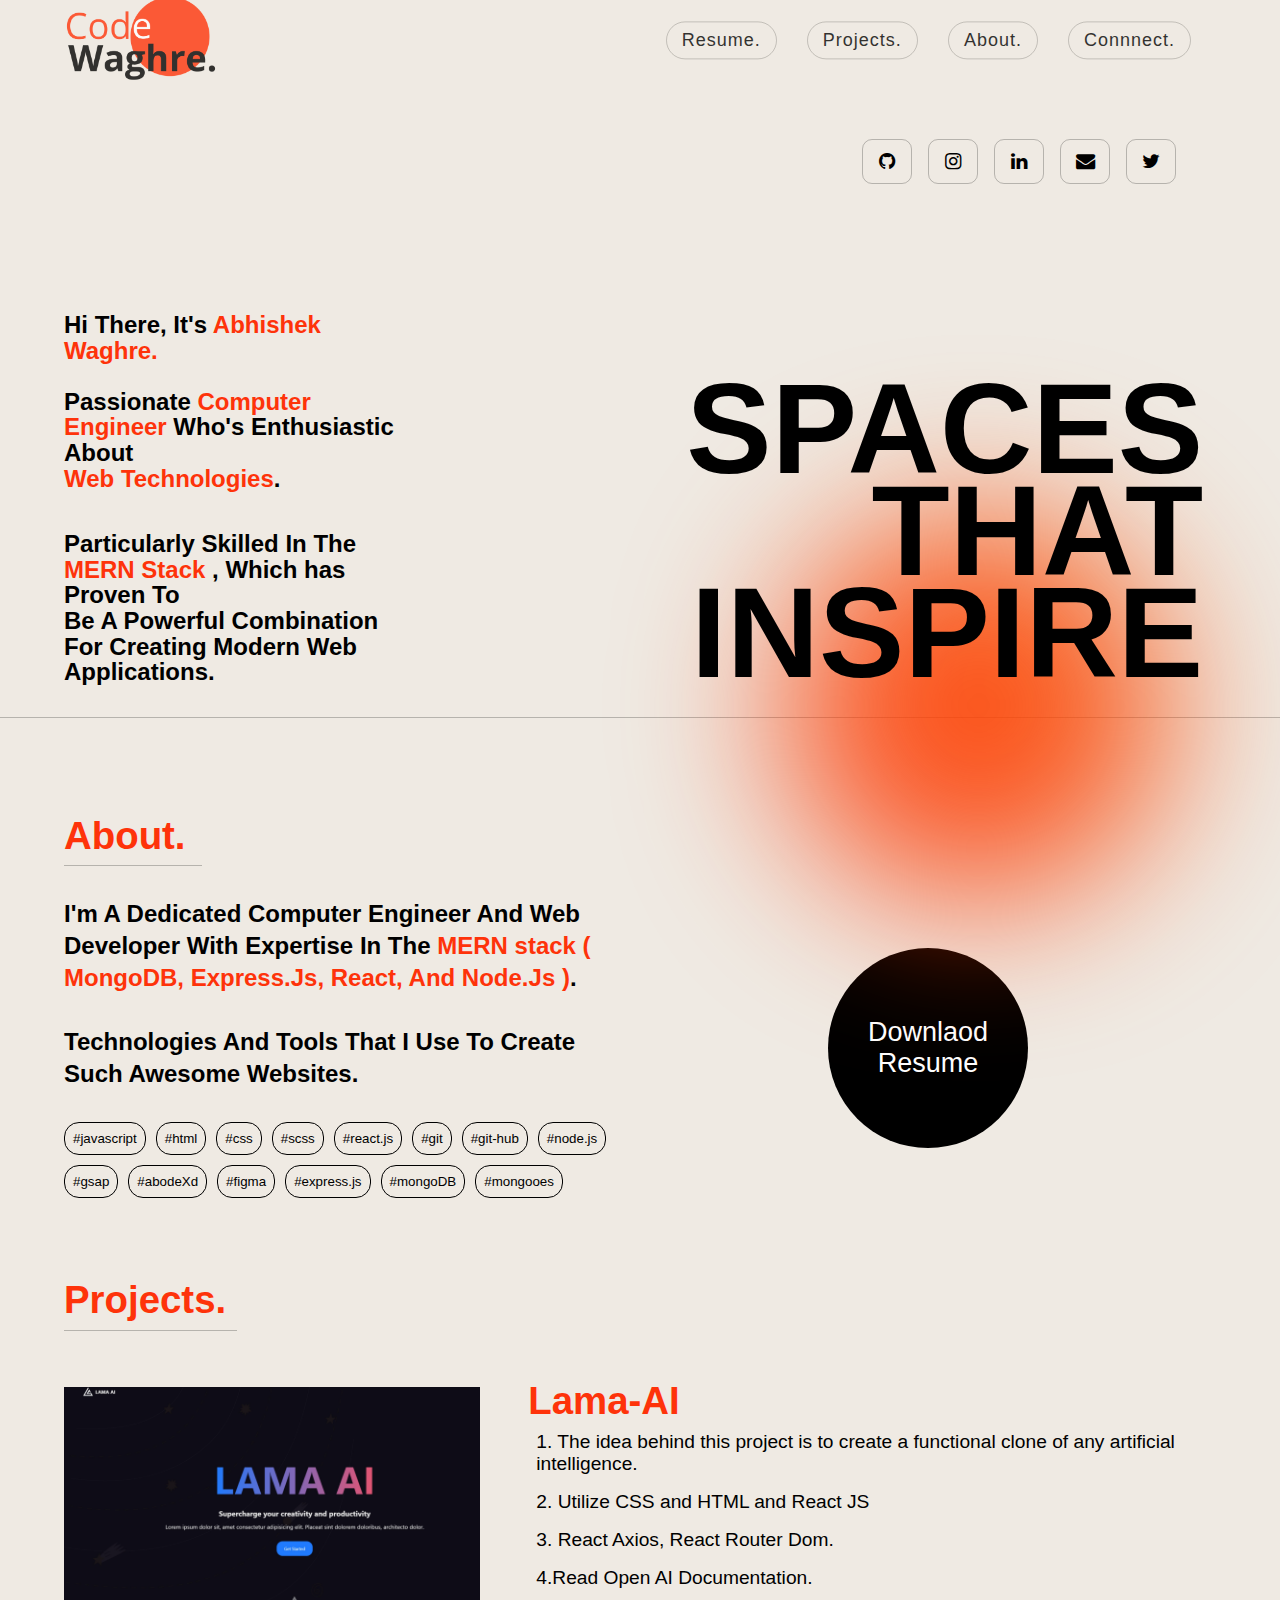
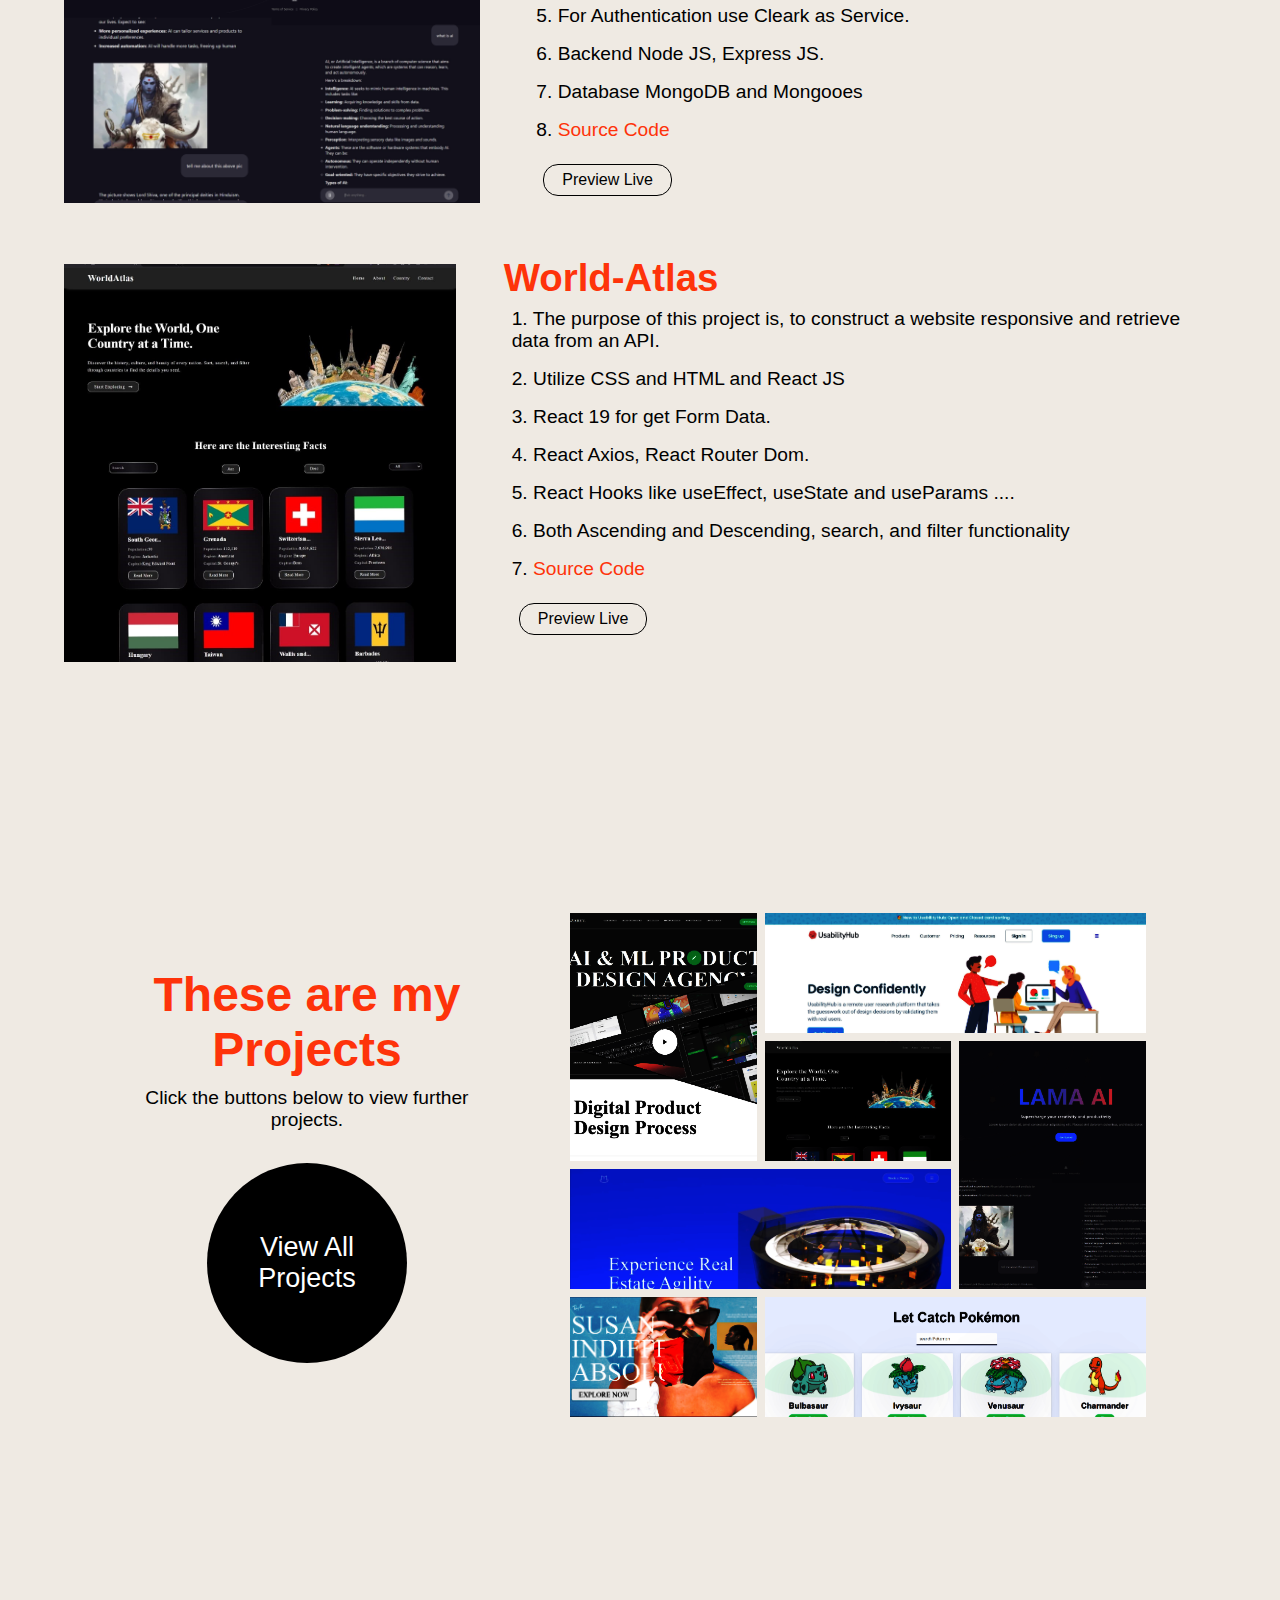
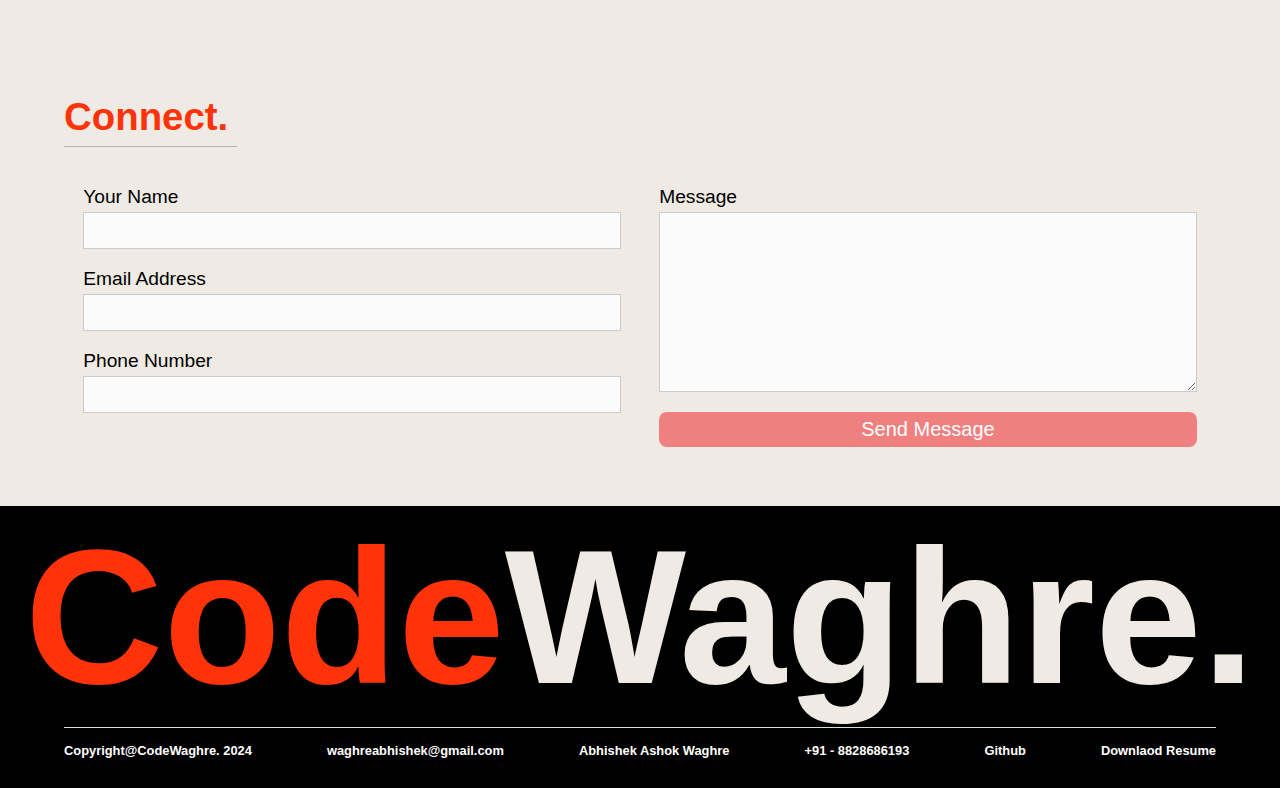
<file: index.html>
<!DOCTYPE html>
<!-- Created By CodingNepal -->
<html lang="en" dir="ltr">

<head>
    <meta charset="utf-8">
    <link rel="shortcut icon" href="./assets/icon.png" type="image/x-icon">
    <title>CodeWaghre.</title>
    <link rel="stylesheet" href="./css/style.css">
    <link rel="stylesheet" href="./css/grid.css">
    <link rel="stylesheet" href="./css/connect.css">
    <link rel="stylesheet" href="https://cdnjs.cloudflare.com/ajax/libs/font-awesome/4.7.0/css/font-awesome.min.css">
    <meta name="viewport" content="width=device-width, initial-scale=1.0">
</head>

<body>
    <div class="main">
        <!-- Nav Bar -->
        <div class="container">
            <nav class="nav-i">
                <!-- lgoo -->
                <div class="logo">
                    <img src="./assets/02.png">
                </div>

                <!-- for menu bar -->
                <label for="click" class="menu-btn">
                    <i class="fa fa-bars"></i>
                </label>

                <!-- Nav bar  -->
                <ul>
                    <li><a class="active" href="./pdf/ABHISHEK Resume.pdf" download="">Resume.</a></li>
                    <li><a href="#project-i">Projects.</a></li>
                    <li><a href="#about-i">About.</a></li>
                    <li><a href="#connect-i">Connnect.</a></li>
                </ul>
            </nav>
        </div>

        <!-- Social Handle -->
        <div class="socials ">
            <a href="#"  target="_blank" cclass="fa fa-facebook"></a>
            <a href="https://x.com/WaghreAbhishek" target="_blank" class="fa fa-twitter"></a>
            <a href="mailto:waghreabhishek.com" target="_blank"  class="fa fa-envelope"></a>
            <a href="https://bit.ly/3NvRqqV" target="_blank" class="fa fa-linkedin"></a>
            <a href="https://www.instagram.com/abhishek.waghre/profilecard/?igsh=dGJ1ZTA5dGpkaG5h"
                target="_blank" c class="fa fa-instagram"></a>

            <a href="https://github.com/codewaghre" target="_blank" class="fa fa-github"></a>
        </div>

        <!-- banner -->
        <div id="center">

            <!-- Infomation  -->
            <div id="left">

                <!-- My Info Inner -->
                <div class="inner">
                    <h3 class="border"> Hi There, It's <span class="highlight">Abhishek Waghre.</span></h3>

                    <h3 class="extra">
                        <br>Passionate <span class="highlight">Computer Engineer </span> Who's Enthusiastic About <span
                            class="highlight"> <br>Web Technologies</span>.
                    </h3>

                    <h3>
                        Particularly Skilled In The <span class="highlight"> MERN Stack</span> , Which has Proven To
                        <br>Be A Powerful Combination For Creating Modern Web Applications.
                    </h3>
                </div>

            </div>

            <!-- Style Text -->
            <div id="right">
                <h1>SPACES <br>
                    THAT <br>
                    INSPIRE</h1>
                <div id="gooey"></div>
            </div>
        </div>

        <!-- About Section  -->
        <section class="container" id="#about-i">

            <div class="aboutpage">

                <!-- Title , Logo -->
                <div class="title">
                    <h1>About.</h1>
                </div>

                <div class="about">
                    <div class="labout">
                        <!-- about -->
                        <h3>
                            I'm A Dedicated Computer Engineer And Web Developer With Expertise In The <span
                                class="highlight"> MERN stack
                                ( MongoDB, Express.Js, React, And
                                Node.Js )</span>. <br> <br>
                            Technologies And Tools That I Use To Create Such Awesome Websites.
                        </h3>

                        <!-- Skils -->
                        <div class="skill">
                            <button>#javascript</button>
                            <button>#html</button>
                            <button>#css</button>
                            <button>#scss</button>
                            <button>#react.js</button>
                            <button>#git</button>
                            <button>#git-hub</button>
                            <button>#node.js</button>
                            <button>#gsap</button>
                            <button>#abodeXd</button>
                            <button>#figma</button>
                            <button>#express.js</button>
                            <button>#mongoDB</button>
                            <button>#mongooes</button>

                        </div>
                    </div>

                    <!-- Resume Donlaod Button -->
                    <div class="rabout">
                        <div class="rbutton">
                            <a href="./pdf/ABHISHEK Resume.pdf" download> <button>Downlaod <br>Resume</button></a>
                        </div>
                    </div>

                </div>
            </div>
        </section>


        <!-- Projects -->
        <section class="container" id="project-i">

            <!-- Project Name -->
            <div class="title-connect">
                <h1>Projects.</h1>
            </div>

            <!-- Projecrt-1  Lama AI-->
            <div class="projects">
                <div class="project-img">
                    <a href="https://github.com/codewaghre/LamaAI" target="_blank"><img src="./assets/grid/24.jpg"></a>
                </div>

                <div class="info">
                    <a href="https://github.com/codewaghre/LamaAI" target="_blank">
                        <h1 class="project-name">Lama-AI</h1>
                    </a>
                    <ul>
                        <li>1. The idea behind this project is to create a functional clone of any artificial
                            intelligence.</li>
                        <li>2. Utilize CSS and HTML and React JS</li>
                        <li>3. React Axios, React Router Dom.</li>
                        <li>4.Read Open AI Documentation.</li>
                        <li>5. For Authentication use Cleark as Service.</li>
                        <li>6. Backend Node JS, Express JS.</li>
                        <li>7. Database MongoDB and Mongooes</li>
                        <li>8. <a class="sourcecode" href="https://github.com/codewaghre/LamaAI" target="_blank">Source
                                Code</a></li>


                        <a class="btn" href="https://github.com/codewaghre/LamaAI" target="_blank"><button
                                class="live">Preview Live</button></a>
                    </ul>
                </div>
            </div>

            <!-- Project 2  WordAtlas-->
            <div class="projects">
                <div class="project-img">
                    <a href="https://wordatlas.netlify.app/" target="_blank"><img src="./assets/grid/19.jpg"></a>
                </div>

                <div class="info">
                    <a href="https://wordatlas.netlify.app/" target="_blank">
                        <h1 class="project-name">World-Atlas</h1>
                    </a>
                    <ul>
                        <li>1. The purpose of this project is, to construct a website responsive and retrieve data from
                            an API.</li>
                        <li>2. Utilize CSS and HTML and React JS</li>
                        <li>3. React 19 for get Form Data.</li>
                        <li>4. React Axios, React Router Dom.</li>
                        <li>5. React Hooks like useEffect, useState and useParams ....</li>
                        <li>6. Both Ascending and Descending, search, and filter functionality
                        </li>
                        <li>7. <a class="sourcecode" href="https://github.com/codewaghre/Countries" target="_blank"> Source Code </a></li>
                        <a class="btn" href="https://wordatlas.netlify.app/" target="_blank"><button
                                class="live">Preview Live</button></a>
                    </ul>
                </div>
            </div>

        </section>

        <!-- Show MOre Projects -->
        <section class="container">
            <div class="containerProject">
                <div class="left-text">
                    <h2 class="heading">These are my Projects</h2>
                    <p class="subheading">Click the buttons below to view further projects.</p>

                    <div class="rabout">
                        <div class="rbutton">
                            <a href="./project.html" target="_blank"> <button>View All<br>Projects</button></a>
                        </div>
                    </div>

                </div>
                <div class="gallery">
                    <div class="box row-2" id="box-1" style="background-image: url(./assets//grid/16.jpg);">
                    </div>
                    <div class="box col-2"
                        style="background-image: url(./assets/grid/11.jpg);">
                        </div>
                    <div class="box" style="background-image: url(./assets/grid/19.jpg);">
                        </div>
                    <div class="box row-2"
                        style="background-image: url(./assets//grid/24.jpg);">
                        </div>
                    <div class="box col-2"
                        style="background-image: url(./assets//grid/13.jpg);">
                        </div>
                    <div class="box"
                        style="background-image: url(./assets//grid/26.png);">
                        </div>
                    <div class="box col-2"
                        style="background-image: url(./assets//grid/25.png);">
                        </div>
                </div>
            </div>

        </section>


        <!-- form Section -->
        <section class="container" id="connect-i">

            <div class="title-connect">
                <h1>Connect.</h1>
            </div>

            <form action="https://api.web3forms.com/submit" method="POST">

                <div class="column">

                    <input type="hidden" name="access_key" value="caa13478-0397-4a18-bd89-9af19f07daaf">

                    <label for="the-name">Your Name</label>
                    <input type="text" name="name" id="the-name">

                    <label for="the-email">Email Address</label>
                    <input type="email" name="email" id="the-email">

                    <label for="the-phone">Phone Number</label>
                    <input type="tel" name="phone" id="the-phone">


                </div>
                <div class="column">
                    <label for="the-message">Message</label>
                    <textarea name="message" id="the-message"></textarea>
                    <input type="submit" href="/" value="Send Message">
                </div>
            </form>

        </section>

        <!-- Footer  -->
        <footer class="container" id="footer-i">

            <div id="footer">

                <div class="top-footer">
                    <h1> <span class="highlight">Code</span>Waghre.</h1>
                </div>

                <div id="footer-bottom">
                    <div class="last-footer">
                        <h6>Copyright@CodeWaghre. 2024</h6>
                        <a href="mailto:waghreabhishek.com">
                            <h6>waghreabhishek@gmail.com</h6>
                        </a>
                        <a href="#">
                            <h6>Abhishek Ashok Waghre</h6>
                        </a>
                        <a href="#">
                            <h6>+91 - 8828686193</h6>
                        </a>
                        <a href="https://github.com/codewaghre" target="_blank">
                            <h6> Github</h6>
                        </a><a href="$" download>
                            <h6> Downlaod Resume</h6>
                        </a>
                    </div>
                </div>
            </div>
        </footer>

    </div>

    <!-- Script Js -->
    <script src="https://cdnjs.cloudflare.com/ajax/libs/gsap/3.12.2/gsap.min.js"></script>
    <script src="app.js"></script>

</body>

</html>
</file>
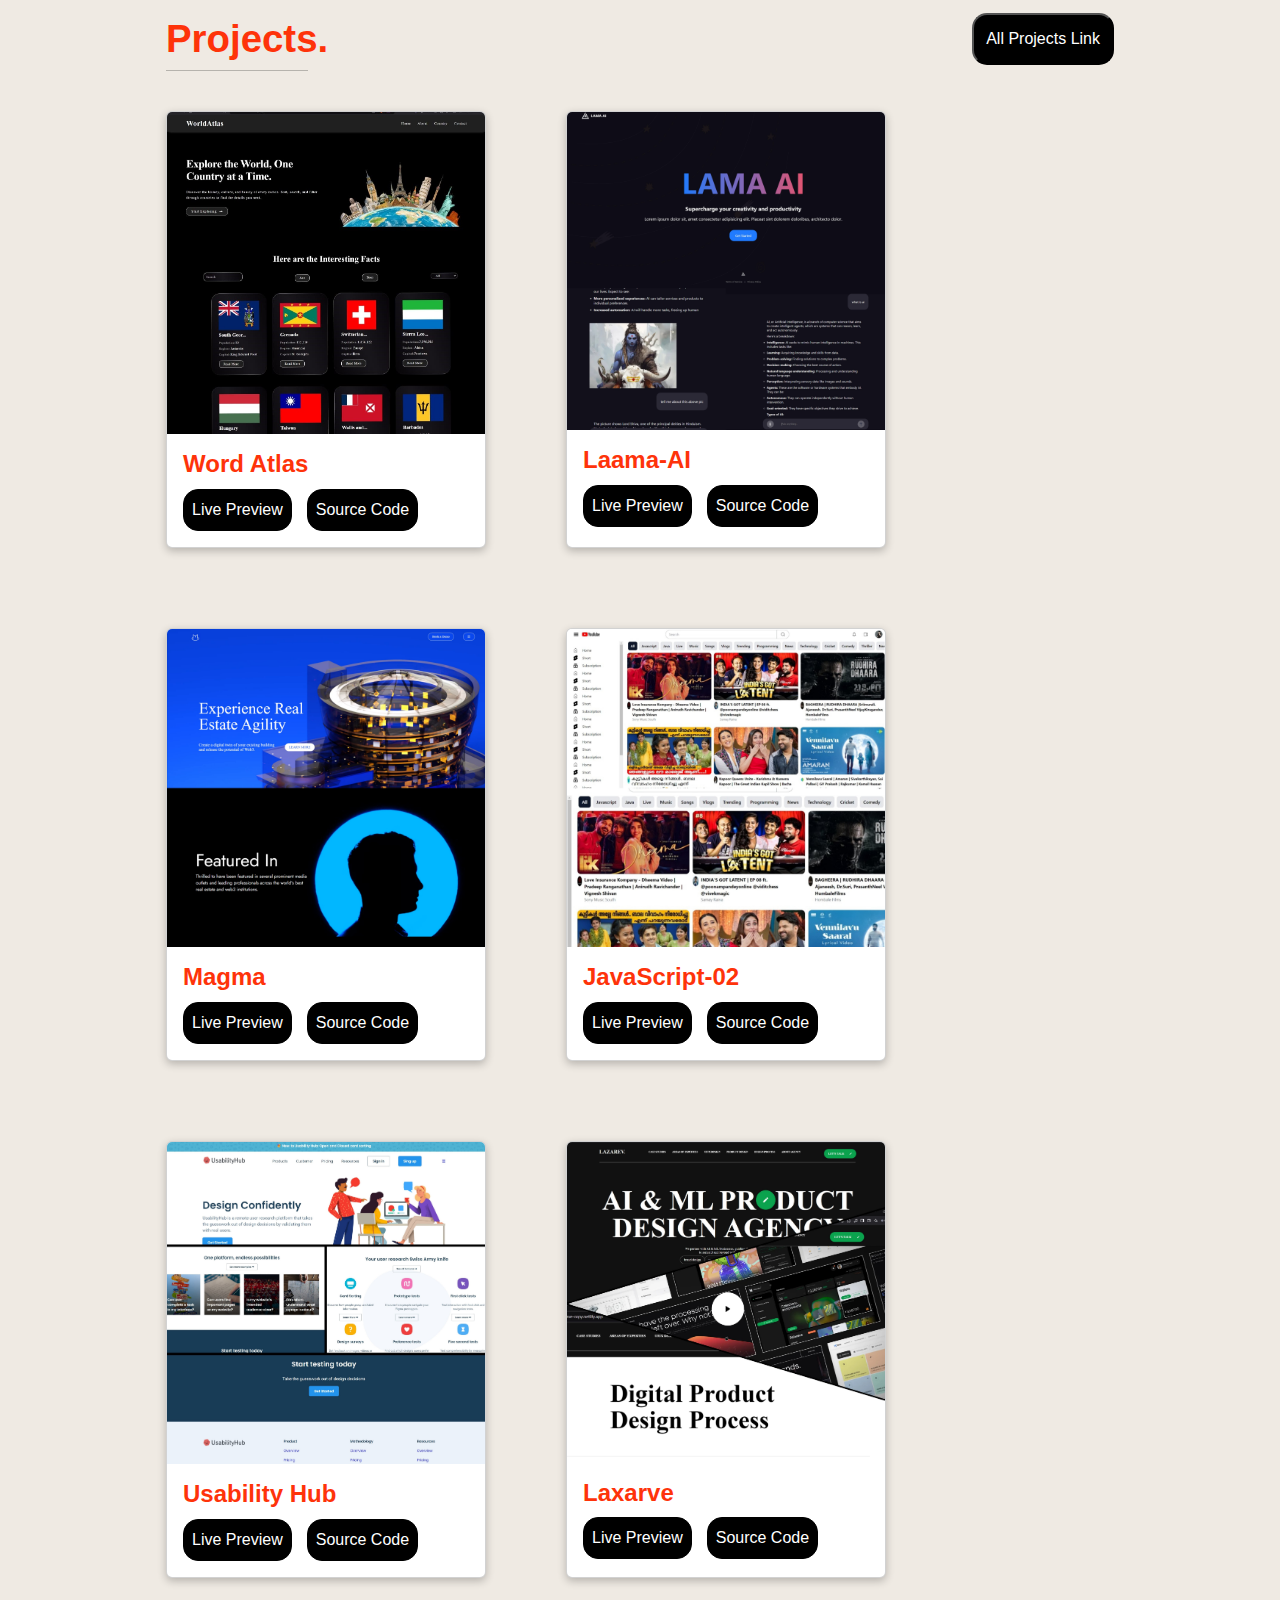
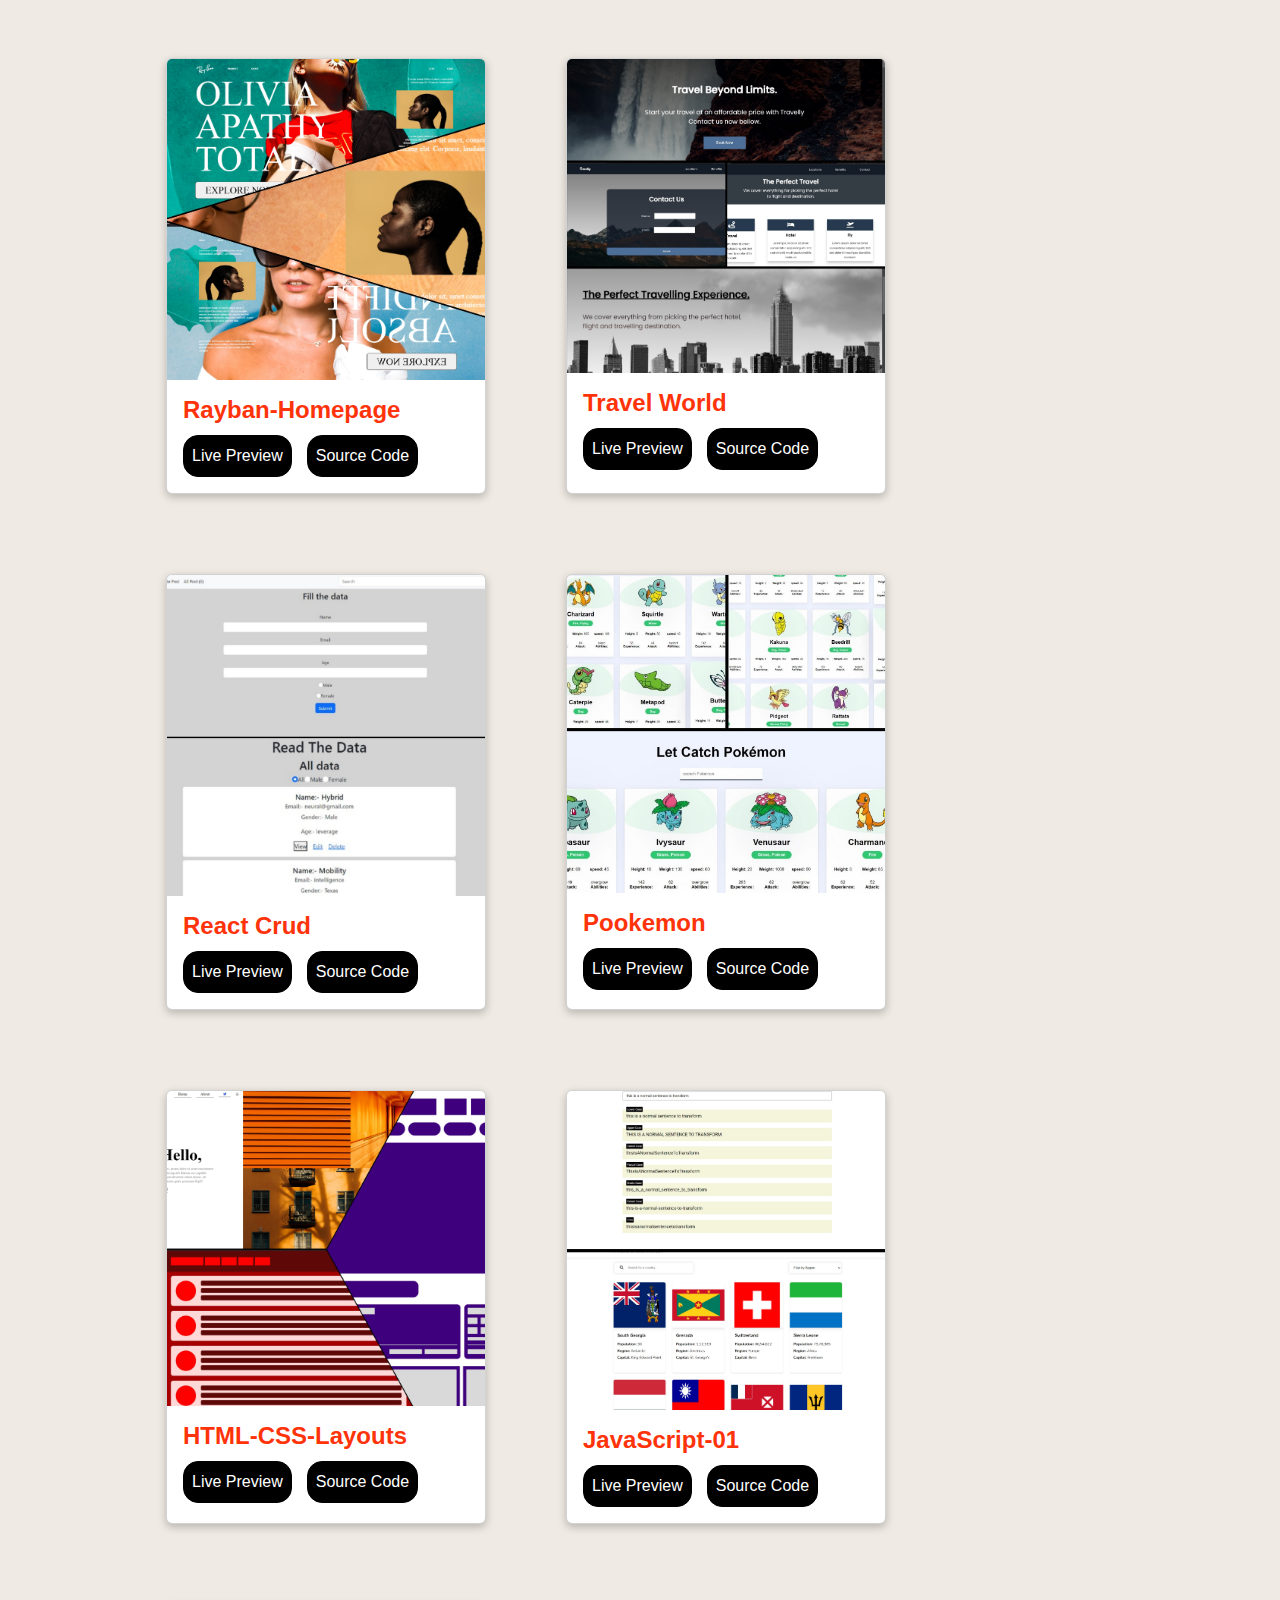
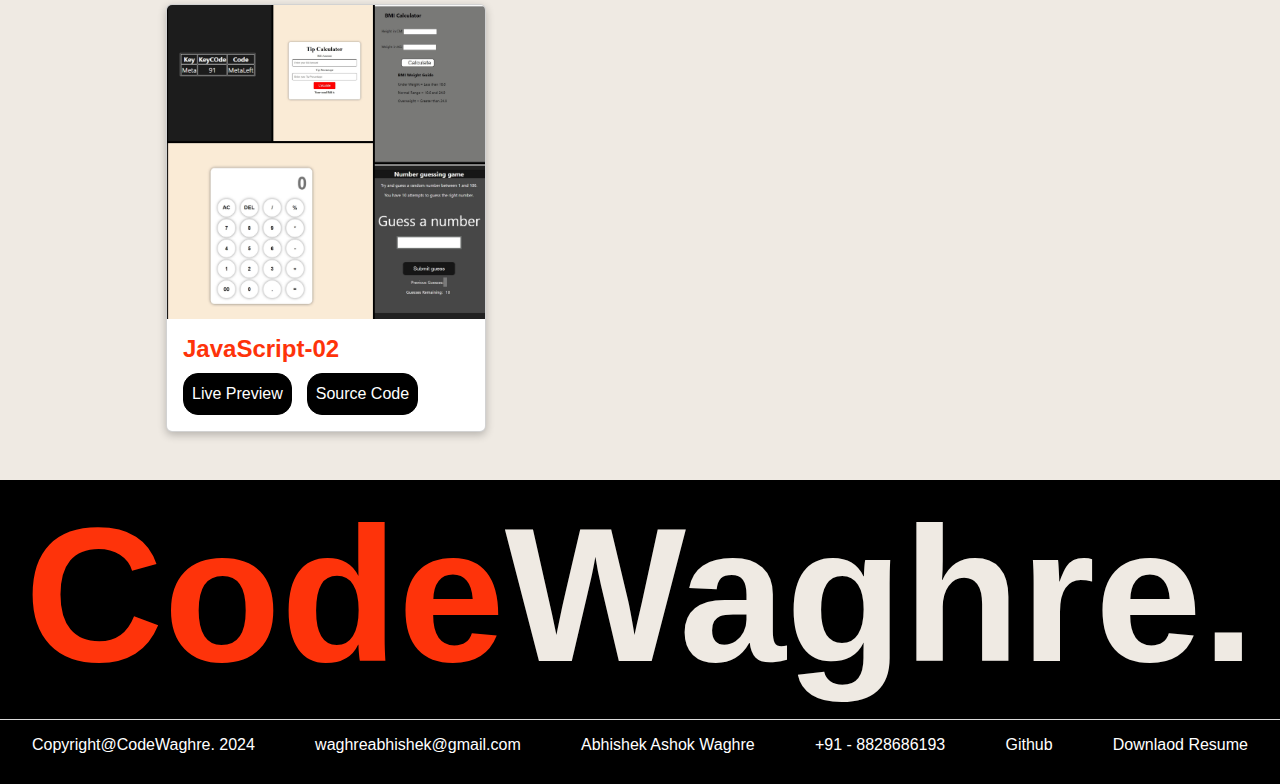
<file: project.html>
<!DOCTYPE html>
<html lang="en">
<head>
    <meta charset="UTF-8">
    <link rel="shortcut icon" href="./assets/icon.png" type="image/x-icon">
    <meta name="viewport" content="width=device-width, initial-scale=1.0">
    <link href="https://cdn.jsdelivr.net/npm/bootstrap@5.3.3/dist/css/bootstrap.min.css" rel="stylesheet"
        integrity="sha384-QWTKZyjpPEjISv5WaRU9OFeRpok6YctnYmDr5pNlyT2bRjXh0JMhjY6hW+ALEwIH" crossorigin="anonymous">
    <link rel="stylesheet" href="./css/project.css">
    <title>Projects</title>
</head>
<body>
    <div class="main">

        <section>
            <div class="container">
                <div class="nav">
                    <h1 class="title">Projects.</h1>
                    
                    <a href="https://github.com/codewaghre/Projects-Link/blob/main/README.md" target="_blank"><Button>All Projects Link</Button></a>
                </div>
                
            </div>
            
            <div class="card-main container">

                <!-- word atlas -->
                <div class="card" style="width: 20rem;">
                    <img class="card-img-top" src="./assets/grid/19.jpg" alt="Card image cap">
                    <div class="card-body">
                        <h5 class="card-title">Word Atlas</h5>
                        <div class="cardbtn">
                            <a href="https://wordatlas.netlify.app/" target="_blank" class="btn ">Live Preview</a>
                            <a href="https://github.com/codewaghre/Countries" target="_blank" class="btn ">Source Code</a>
                        </div> 
                    </div>
                </div>

                <!-- lama AI -->
                <div class="card" style="width: 20rem;">
                    <img class="card-img-top" src="./assets/grid/24.jpg" alt="Card image cap">
                    <div class="card-body">
                        <h5 class="card-title">Laama-AI</h5>
                        <div class="cardbtn">
                            <a href="https://app.netlify.com/sites/lama-ai/overview" target="_blank" class="btn ">Live Preview</a>
                            <a href="https://github.com/codewaghre/LamaAI" target="_blank" class="btn ">Source Code</a>
                        </div>
                    </div>
                </div>

                <!-- Magma -->
                <div class="card" style="width: 20rem;">
                    <img class="card-img-top" src="./assets/grid/13.jpg" alt="Card image cap">
                    <div class="card-body">
                        <h5 class="card-title">Magma</h5>
                        <div class="cardbtn">
                            <a href="https://magma-copy.netlify.app/" target="_blank" class="btn ">Live Preview</a>
                            <a href="https://github.com/codewaghre/MAGMA" target="_blank" class="btn ">Source Code</a>
                        </div>
                    </div>
                </div>

                <!-- yt clone 2 -->
                <div class="card" style="width: 20rem;">
                    <img class="card-img-top" src="./assets/grid/03.jpg" alt="Card image cap">
                    <div class="card-body">
                        <h5 class="card-title">JavaScript-02</h5>
                        <div class="cardbtn">
                            <a href="https://not-yt-clone.netlify.app/" target="_blank" class="btn ">Live Preview</a>
                            <a href="https://github.com/codewaghre/youtube-clone" target="_blank" class="btn ">Source Code</a>
                        </div>
                    </div>
                </div>

                <!-- usability hub -->
                <div class="card" style="width: 20rem;">
                    <img class="card-img-top" src="./assets/grid/11.jpg" alt="Card image cap">
                    <div class="card-body">
                        <h5 class="card-title">Usability Hub</h5>
                        <div class="cardbtn">
                            <a href="https://useable.netlify.app/" target="_blank" class="btn ">Live Preview</a>
                            <a href="https://github.com/codewaghre/Projects/tree/main/Usability_Hub" target="_blank" class="btn ">Source Code</a>
                        </div>
                    </div>
                </div>

                <!-- Larxarve -->
                <div class="card" style="width: 20rem;">
                    <img class="card-img-top" src="./assets/grid/16.jpg" alt="Card image cap">
                    <div class="card-body">
                        <h5 class="card-title">Laxarve</h5>
                        <div class="cardbtn">
                            <a href="https://laxarve-copy.netlify.app/" target="_blank" class="btn ">Live Preview</a>
                            <a href="https://github.com/codewaghre/lazarev" target="_blank" class="btn ">Source Code</a>
                        </div>
                    </div>
                </div>

                <!-- Rayban homePage -->
                <div class="card" style="width: 20rem;">
                    <img class="card-img-top" src="./assets/grid/12.jpg" alt="Card image cap">
                    <div class="card-body">
                        <h5 class="card-title">Rayban-Homepage</h5>
                        <div class="cardbtn">
                            <a href="https://rayban-homepage.netlify.app/"  target="_blank" class="btn ">Live Preview</a>
                            <a href="https://github.com/codewaghre/Projects" target="_blank" class="btn ">Source Code</a>
                        </div>
                    </div>
                </div>

                <!-- word -->
                <div class="card" style="width: 20rem;">
                    <img class="card-img-top" src="./assets/grid/10.jpg" alt="Card image cap">
                    <div class="card-body">
                        <h5 class="card-title">Travel World</h5>
                        <div class="cardbtn">
                            <a href="https://world-trevel-site.netlify.app/"  target="_blank" class="btn ">Live Preview</a>
                            <a href="https://github.com/codewaghre/Projects/tree/main/Travelly" target="_blank" class="btn ">Source Code</a>
                        </div>
                    </div>
                </div>

                <!-- react crdu -->
                <div class="card" style="width: 20rem;">
                    <img class="card-img-top" src="./assets/grid/23.jpg" alt="Card image cap">
                    <div class="card-body">
                        <h5 class="card-title">React Crud</h5>
                        <div class="cardbtn">
                            <a href="https://redux-crud-form.netlify.app/"  target="_blank" class="btn ">Live Preview</a>
                            <a href="https://github.com/codewaghre/React_JS/tree/master" target="_blank" class="btn ">Source Code</a>
                        </div>
                    </div>
                </div>

                <!-- Pokeemon -->
                <div class="card" style="width: 20rem;">
                    <img class="card-img-top" src="./assets/grid/18.jpg" alt="Card image cap">
                    <div class="card-body">
                        <h5 class="card-title">Pookemon</h5>
                        <div class="cardbtn">
                            <a href="https://app.netlify.com/sites/pookemon-clone/overview" target="_blank" class="btn ">Live Preview</a>
                            <a href="https://github.com/codewaghre/Pookemon-" target="_blank" class="btn ">Source Code</a>
                        </div>
                    </div>
                </div>

                <!-- html layouts -->
                <div class="card" style="width: 20rem;">
                    <img class="card-img-top" src="./assets/grid/01.jpg" alt="Card image cap">
                    <div class="card-body">
                        <h5 class="card-title">HTML-CSS-Layouts</h5>
                        <div class="cardbtn">
                            <a href="https://hmtl-css-layouts.netlify.app/" target="_blank" class="btn ">Live Preview</a>
                            <a href="https://github.com/codewaghre/html-css-layouts" target="_blank" class="btn ">Source Code</a>
                        </div>
                    </div>
                </div>

                <!-- javaScript 01 -->
                <div class="card" style="width: 20rem;">
                    <img class="card-img-top" src="./assets/grid/09.jpg" alt="Card image cap">
                    <div class="card-body">
                        <h5 class="card-title">JavaScript-01</h5>
                        <div class="cardbtn">
                            <a href="https://javascript-coding.netlify.app/" target="_blank" class="btn ">Live Preview</a>
                            <a href="https://github.com/codewaghre/JavaScript-Project" target="_blank" class="btn ">Source Code</a>
                        </div>
                    </div>
                </div>

                <!-- javascrip 2 -->
                <div class="card" style="width: 20rem;">
                    <img class="card-img-top" src="./assets/grid/02.jpg" alt="Card image cap">
                    <div class="card-body">
                        <h5 class="card-title">JavaScript-02</h5>
                        <div class="cardbtn">
                            <a href="https://javascript-part-02.netlify.app/"  target="_blank" class="btn ">Live Preview</a>
                            <a href="https://github.com/codewaghre/JavaScript-Project-2" target="_blank" class="btn ">Source Code</a>
                        </div>
                    </div>
                </div>
            
            </div>
        </section>



        <!-- Footer  -->
        <footer  id="footer-i">
        
            <div id="footer">
        
                <div class="top-footer">
                    <h1> <span class="highlight">Code</span>Waghre.</h1>
                </div>
        
                <div id="footer-bottom">
                    <div class="last-footer">
                        <h6>Copyright@CodeWaghre. 2024</h6>
                        <a href="mailto:waghreabhishek.com">
                            <h6>waghreabhishek@gmail.com</h6>
                        </a>
                        <a href="#">
                            <h6>Abhishek Ashok Waghre</h6>
                        </a>
                        <a href="#">
                            <h6>+91 - 8828686193</h6>
                        </a>
                        <a href="https://github.com/codewaghre" target="_blank">
                            <h6> Github</h6>
                        </a><a href="$" download>
                            <h6> Downlaod Resume</h6>
                        </a>
                    </div>
                </div>
            </div>
        </footer>

        
     
      
    </div>
</body>
</html>
</file>
<file: css/style.css>
/* Fonts  */
@font-face {
    font-family: neu;
    src: url(./fonts/NeueHaasDisplayMediu.ttf);
}

@font-face {
    font-family: neu;
    font-weight: 100;
    src: url(./fonts/NeueHaasDisplayLight.ttf);
}

@font-face {
    font-family: neu;
    font-weight: 200;
    src: url(./fonts/NeueHaasDisplayRoman.ttf);
}

* {
    margin: 0;
    padding: 0;
    box-sizing: border-box;
    font-family: 'Poppins', sans-serif;

}

html,
body {
    height: 100%;
    width: 100%;
}

/* Main Seaction  */
.main {
    position: relative;
    width: 100%;
    background-color: #EFEAE3;

}

/* Container Sixe */
.container {
    /* background-color: aqua; */
    padding-inline: 4rem;
    margin: 0 auto;
}

/* Navigaation Css */
nav {
    background-color: #EFEAE3;
    display: flex;
    width: 100%;
    padding-block: 16px;

    align-items: center;
    justify-content: space-between;
    flex-wrap: wrap;
}

.logo img {
    width: 8em;
}

nav ul {
    padding-inline: 20px;
    display: flex;
    flex-wrap: wrap;
    list-style: none;
    gap: 20px;
}

nav ul li {
    margin: 0 5px;
}

nav ul li a {
    border: 1px solid #0000003c;
    border-radius: 50px;
    color: #000000;
    text-decoration: none;
    font-size: 18px;
    font-weight: 500;
    padding: 8px 15px;
    border-radius: 5px;
    letter-spacing: 1px;
    transition: all 0.3s ease;
    -webkit-border-radius: 50px;
    -moz-border-radius: 50px;
    -ms-border-radius: 50px;
    -o-border-radius: 50px;
}

nav ul li a:hover {
    color: #ffffff;
    background: #000000;
}

nav .menu-btn i {
    color: #fff;
    font-size: 22px;
    cursor: pointer;
    display: none;
}

input[type="checkbox"] {
    display: none;
}


/* Make Navigation Responsive */
@media (max-width: 920px) {

    .logo img {
        width: 6em;
    }

    .socials {
        margin-top: 20px;
        width: 100%;
        padding-inline: 5rem;
        display: flex;
        justify-content: center;
    }

    nav .menu-btn i {
        display: block;
        color: #000000;
    }

    #click:checked.menu-btn i:before {
        content: "\f00d";
    }

    nav ul {
        position: fixed;
        top: 80px;
        left: -100%;
        background-color: #EFEAE3;
        height: 100vh;
        width: 100%;
        text-align: center;
        display: block;
        transition: all 0.3s ease;
        z-index: 16;
    }

    #click:checked~ul {
        left: 0;
    }

    nav ul li {
        width: 100%;
        margin: 40px 0;
    }

    nav ul li a {
        width: 100%;
        margin-left: -100%;
        display: block;
        font-size: 20px;
        transition: 0.6s cubic-bezier(0.68, -0.55, 0.265, 1.55);
    }

    #click:checked~ul li a {
        margin-left: 0px;
    }

    nav ul li a:hover {
        background: black;
        color: rgb(255, 255, 255);
    }

}

/* Soicla Media  Link and Tag , Icons  */

.socials {
    margin-top: 5px;
    display: flex;
    flex-wrap: wrap;
    flex-direction: row-reverse;
    gap: 1rem;
    align-items: center;
    padding-inline: 5.5rem;
    margin-top: 1rem;
}

.fa {
    border: 1px solid #0000003c;
    border-radius: 10px;
    padding: 12px;
    width: 50px;
    text-align: center;
    text-decoration: none;

}

.fa-facebook,
.fa-twitter,
.fa-envelope,
.fa-linkedin,
.fa-instagram,
.fa-github {
    color: rgb(0, 0, 0);
}

.fa:hover {
    background: black;
    color: white;
}

#center {
    background-color: #EFEAE3;
    padding-inline: 4rem;
    margin-top: 8rem;
    display: flex;
    align-items: flex-end;
    /* background-color: aqua; */
    justify-content: space-between;
    border-bottom: 1px solid #0000003c;
    padding-bottom: 2.5vw;
}

.highlight {
    color: #FE330A;
}

#left {
    width: 50%;
}

#right {
    position: relative;
    z-index: 15;
    padding-inline: 0.8rem;
    width: 50%;
    display: flex;
    justify-content: flex-end;
}

.inner p {
    font-size: 1.5rem;
    width: 60%;
}

.inner h3 {
    font-size: 1.5rem;
    line-height: 2vw;
    width: 60%;
}

#right h1 {
    text-align: right;
    line-height: 8vw;
    font-size: 10vw;
}

.extra {
    margin-bottom: 2.5rem;
}

#gooey {
    z-index: -5;
    height: 30vw;
    width: 30vw;
    position: absolute;
    border-radius: 50%;
    background: linear-gradient(to top right, #ff2d03da, #fa5503ea);
    /*background: linear-gradient(to top right,red,blue);
    */
    top: 45%;
    left: 25%;
    filter: blur(80px);
    animation-name: gooey;
    animation-duration: 6s;
    animation-iteration-count: infinite;
    animation-direction: alternate;
    animation-timing-function: ease-in-out;
    -webkit-filter: blur(80px);
}

/* gooey effect */
@keyframes gooey {
    from {
        filter: blur(20px);
        transform: translate(10%, -10%) skew(0);
    }

    to {
        filter: blur(30px);
        transform: translate(-10%, 10%) skew(-12deg);
        -webkit-transform: translate(-10%, 10%) skew(-12deg);
        -moz-transform: translate(-10%, 10%) skew(-12deg);
        -ms-transform: translate(-10%, 10%) skew(-12deg);
        -o-transform: translate(-10%, 10%) skew(-12deg);
    }
}

/* ---- Reponsive For Banner --------  */

/* big display */
@media screen and (width > 1200px) {}

/* Tablet */
@media screen and (width < 1200px) and (width >=750px) {

    .socials {
        justify-content: center;
    }

    #center {
        margin-top: 2rem;
        align-items: center;
        justify-content: center;
        flex-direction: column-reverse;
        gap: 3rem;
        border-bottom: 1px solid #0000003c;
    }

    #right {
        justify-content: center;
    }

    #left {
        width: 90%;
    }

    .inner {
        display: flex;
        flex-direction: column;
        align-items: center;
    }

    .inner p {
        font-size: 1.5rem;
        width: 80%;
    }

    .inner h3 {
        font-size: 1.6rem;
        line-height: 3.5vw;
        width: 60%;
    }

    #right h1 {
        text-align: center;
        line-height: 8vw;
        font-size: 8vw;
    }

    .extra {
        margin-bottom: 2.5rem;
    }

    #gooey {
        display: none;
    }

}

/* Phone  */
@media screen and (width < 750px) {
    .socials {
        justify-content: center;
    }

    .fa {
        padding: 6px;
    }

    #center {
        margin-top: 2rem;
        align-items: center;
        justify-content: center;
        flex-direction: column-reverse;
        gap: 2rem;
        border-bottom: 1px solid #0000003c;
    }

    #right {
        justify-content: center;
    }

    #left {
        width: 100%;
    }

    .inner {
        display: flex;
        flex-direction: column;
        align-items: center;
        width: 100%;
    }


    .inner h3 {
        font-size: 0.6rem;
        line-height: 4vw;
        width: 60%;
    }

    #right h1 {
        text-align: center;
        line-height: 6vw;
        font-size: 6vw;
    }

    .extra {
        margin-bottom: 1rem;
    }

    #gooey {
        display: none;
    }
}

/*  About Page  */
.aboutpage {
    /* height: 100vh; */
    position: relative;
}

.title {
    margin-top: 6rem;
}

.title h1 {
    width: 12%;
    font-size: 3vw;
    color: #FE330A;
    border-bottom: 1px solid #0000003c;
    padding-bottom: 0.6vw;

}

.about {
    margin-top: 2rem;
    display: flex;
    /* background-color: rgba(0, 255, 255, 0.44); */
}

.labout {
    display: flex;
    flex-direction: column;
    width: 50%;
    /* background-color: rgba(255, 228, 196, 0.696); */
}

.labout h3 {
    font-size: 1.5rem;
    line-height: 2.5vw;
    margin-bottom: 2rem;
}

.skill {
    display: flex;
    flex-wrap: wrap;
    gap: 10px;
}

.skill button {
    background-color: #EFEAE3;
    padding: 8px;
    border: 1px solid black;
    border-radius: 15px;
    -webkit-border-radius: 15px;
    -moz-border-radius: 15px;
    -ms-border-radius: 15px;
    -o-border-radius: 15px;
}

.rabout {
    /* background-color: #fe330a90; */
    width: 50%;
    display: flex;
    align-items: center;
    justify-content: center;
}

.rbutton button {
    background-color: black;
    font-size: 3vh;
    color: white;
    width: 200px;
    height: 200px;
    border: 1px black;
    border-radius: 50%;
    -webkit-border-radius: 50%;
    -moz-border-radius: 50%;
    -ms-border-radius: 50%;
    -o-border-radius: 50%;
}

.rbutton button:hover {
    background-color: #EFEAE3;
    border: 1px solid black;
    color: black;
}

/*  About Page Responsive */
@media screen and (width < 1200px) and (width >=750px) {
    .about {
        margin-top: 50px;
        display: flex;
        flex-direction: column;
        align-items: center;
        gap: 40px;
    }

    .labout {
        width: 80%;
    }

    .labout h3 {
        font-size: 1.5rem;
        line-height: 3.5vw;
        margin-bottom: 2rem;
    }

}


@media screen and (width < 750px) {

    .title {
        margin-top: 3vh;
    }

    .about {
        margin-top: 20px;
        display: flex;
        flex-direction: column;
        align-items: center;
        gap: 40px;
    }

    .labout {
        width: 80%;
    }

    .labout h3 {
        font-size: 0.6rem;
        line-height: 4vw;
        margin-bottom: 2rem;
    }


    .rbutton button {
        background-color: black;
        font-size: 2vh;
        color: white;
        width: 150px;
        height: 150px;
        border: 1px black;
        border-radius: 50%;
        -webkit-border-radius: 50%;
        -moz-border-radius: 50%;
        -ms-border-radius: 50%;
        -o-border-radius: 50%;
        margin-bottom: 20px;
    }

    .skill button {
        background-color: #EFEAE3;
        padding: 4px;
        font-size: 10px;
        border-radius: 15px;
        -webkit-border-radius: 15px;
        -moz-border-radius: 15px;
        -ms-border-radius: 15px;
        -o-border-radius: 15px;
    }
}

/* Projects Section */

.title-connect {
    margin-top: 5rem;
}

.title-connect h1 {
    width: 15%;
    font-size: 3vw;
    color: #FE330A;
    border-bottom: 1px solid #0000003c;
    padding-bottom: 0.6vw;

}

.projects {
    margin-top: 3rem;
    /* height: 40%; */
    width: 100%;
    display: flex;
    margin-bottom: 3rem;
    gap: 3rem;
    /* background-color: aqua; */
}

.project-img {
    width: 40%;
    margin-top: 8px;
}

.project-img a img {
    width: 100%;
    transition: transform 0.5s ease;

}

.sourcecode {
    color: #FE330A;
}

.project-img img:hover {
    transform: scale(1.1);
    -webkit-transform: scale(1.1);
    -moz-transform: scale(1.1);
    -ms-transform: scale(1.1);
    -o-transform: scale(1.1);
}

.project-name {
    text-align: left;
    color: #FE330A;
}

.info a {
    text-decoration: none;
}

.btn {
    padding: 15px;
}

.live {
    margin-top: 15px;
    background-color: #EFEAE3;
    border: 1px solid;
    padding-inline: 18px;
    padding-block: 6px;
    font-size: 16px;
    border-radius: 15px;
    -webkit-border-radius: 15px;
    -moz-border-radius: 15px;
    -ms-border-radius: 15px;
    -o-border-radius: 15px;
}

.info ul li {

    padding: 8px;
    list-style-type: none;
}


.live:hover {
    background-color: black;
    color: white;
}

/* Responsive Project Section */

@media screen and (width < 1200px) and (width >=750px) {
    .projects {
        display: flex;
        flex-direction: column;
        margin-bottom: 3rem;
        gap: 3rem;
    }

    .info ul li {

        font-size: 1rem;
    }
}

@media screen and (width < 750px) {
    .projects {
        display: flex;
        flex-direction: column;
        margin-bottom: 3rem;
        gap: 3rem;
    }
}

/* Footer Page */

footer {
    background-color: #000000;
    display: flex;
    flex-direction: column;
}

.top-footer {
    display: flex;
    justify-content: center;
    color: #EFEAE3;
    font-size: 6rem;
}

#footer-bottom {
    border-top: 1px solid #dadada;
    padding-bottom: 15px;
    /* height: 10vh; */
}

.last-footer {
    display: flex;
    gap: 20px;
    justify-content: space-between;
    flex-wrap: wrap;
}

.last-footer h6 {
    margin-top: 15px;
    color: white;
    margin-bottom: 15px;

}

.last-footer a {
    text-decoration: none;
}

/* Resposnsive Footer */
@media screen and (width < 1200px) and (width > 750px) {

    #footer h1 {
        font-size: 5rem;
        color: white;
    }

}

@media screen and (width < 750px) {
    #footer h1 {
        font-size: 2rem;
        color: white;
    }
}

/* Hide Scroll Bar  */

* {
    scrollbar-width: none;
    /* For Firefox */
    -ms-overflow-style: none;
    /* For Internet Explorer and Edge */
}

/* For Webkit browsers (Chrome, Safari, Opera) */
*::-webkit-scrollbar {
    display: none;
    /* For Chrome, Safari, and Opera */
}
</file>
<file: css/grid.css>
/* Fonts  */
@font-face {
    font-family: neu;
    src: url(./fonts/NeueHaasDisplayMediu.ttf);
}

@font-face {
    font-family: neu;
    font-weight: 100;
    src: url(./fonts/NeueHaasDisplayLight.ttf);
}

@font-face {
    font-family: neu;
    font-weight: 200;
    src: url(./fonts/NeueHaasDisplayRoman.ttf);
}

* {
    margin: 0;
    padding: 0;
    box-sizing: border-box;
}

body {
    font-family: 'Bodoni Moda', serif;
    font-size: 1.2rem;
}

.containerProject {
    min-height: 100vh;
    display: flex;
    justify-content: space-evenly;
    align-items: center;
    gap: 20px;
     background-color: #EFEAE3;
}

.left-text {
    display: flex;
    align-items: center;
    justify-content: center;
    flex-direction: column;
    flex-basis: 30%;
    /* background-color: aqua; */
    
}
.left-text p{
    margin-bottom: 2rem;
}

.left-text h2{
    color: #FE330A;
}

.left-text p{
    color: black;
}

.heading {
    font-size: 3rem;
    color: white;
    text-align: center;
}

.subheading {
    color: #ddd;
    margin-top: 10px;
    text-align: center;
}

.gallery {
    flex-basis: 50%;
    display: grid;
    gap: 8px;
    grid-template-columns: repeat(3, 1fr);
    grid-auto-rows: 120px;
}

.box {
    background-size: cover;
    background-position: top;
    color: white;
    display: flex;
    justify-content: center;
    align-items: center;
    background-color: #222;
    background-blend-mode: hard-light;
    transition: all 1s ease-in-out;
    cursor: pointer;
}

.box:hover {
    background-color: #999;
    background-position: center;
    box-shadow: 0 0 4px #fff;
}

.row-2 {
    grid-row: span 2;
}

.col-2 {
    grid-column: span 2;
}

/* media query for width <= 1024px */

@media screen and (max-width: 1024px) {
    .containerProject {
        flex-direction: column;
        padding-block: 20px;
    }
    .gallery {
        width: 100%;
        padding-inline: 12px;
        grid-auto-rows: 220px;
    }
    .box {
        grid-row: span 1;
        grid-column: span 3;
    }
}
</file>
<file: css/connect.css>
/* Connect  */

/* Fonts  */
@font-face {
    font-family: neu;
    src: url(./fonts/NeueHaasDisplayMediu.ttf);
}

@font-face {
    font-family: neu;
    font-weight: 100;
    src: url(./fonts/NeueHaasDisplayLight.ttf);
}

@font-face {
    font-family: neu;
    font-weight: 200;
    src: url(./fonts/NeueHaasDisplayRoman.ttf);
}

label{
  display:block;
  margin:1em 0 .2em;
}
/* single-line text, checkbox, and button */
input, select, textarea{
  display:block;
  width:100%;
  padding:.3em;
  font-size:20px;
  background-color:#fbfbfb;
  border:solid 1px #CCC;
  resize:vertical;
}
textarea{
  min-height:180px;
}
input[type=checkbox]{
  display:inline;
  width:auto;
  color:red;
}

input[type=submit]{
  background:lightcoral;
  margin:1em 0 0;
  color:white;
  border:none;
  border-radius:8px;
  transition:all .3s ease-out;
}

input:focus,
input:hover,
select:focus,
select:hover,
textarea:focus,
textarea:hover{
  background: lavenderBlush;
}

/* hover and focus states */
input[type=submit]:hover,
input[type=submit]:focus{
  background: lightgreen;
  outline:none;
}

@media screen and (min-width:600px) {
  /*  make the form 2 columns */
  form:after{
    content:'';
    display:block;
    clear:both;
  }
  .column{
    width:50%;
    padding:1em;
    float:left;
  }
}

form{
  margin-bottom: 40px;
}
</file>
<file: css/project.css>
/* Fonts  */
@font-face {
    font-family: neu;
    src: url(./fonts/NeueHaasDisplayMediu.ttf);
}

@font-face {
    font-family: neu;
    font-weight: 100;
    src: url(./fonts/NeueHaasDisplayLight.ttf);
}

@font-face {
    font-family: neu;
    font-weight: 200;
    src: url(./fonts/NeueHaasDisplayRoman.ttf);
}

* {
    margin: 0;
    padding: 0;
    box-sizing: border-box;
    font-family: 'Poppins', sans-serif;


}

html,
body {
    height: 100%;
    width: 100%;
    /* background-color: #EFEAE3; */
}

/* Main Seaction  */
.main {
    position: relative;
    width: 100%;
    background-color: #EFEAE3;

}

/* Container Sixe */
.container {
    /* background-color: aqua; */
    padding-inline: 6rem;
    margin: 0 auto;
}

.nav {
    display: flex;
    align-items: center;
    justify-content: space-between;
}

.nav a button {
    padding: 12px;
    background-color: #000000;
    border-radius: 15px;
    color: white;
}

.nav a button:hover {
    background-color: #EFEAE3;
    color: #000000;
}

.title {
    padding-top: 1rem;
    width: 15%;
    font-size: 3vw;
    font-weight: 600;
    color: #FE330A;
    border-bottom: 1px solid #0000003c;
    padding-bottom: 0.6vw;

}

.card-main {
    margin-top: 2rem;
    display: flex;
    flex-wrap: wrap;
    gap: 5rem;

}

.card {
    transition: transform 0.5s ease;
    box-shadow: rgba(0, 0, 0, 0.24) 0px 3px 8px;
}

.card-title {
    color: #FE330A;
    font-weight: 700;
    font-size: 1.5rem;
}

.btn {
    padding: 8px;
    border: 1px solid black;
    border-radius: 15px;
    background-color: black;
    color: white;

}

.btn:hover {
    background-color: rgb(252, 252, 252);
    color: rgb(0, 0, 0);
    padding: 8px;
    border: 1px solid black;
    border-radius: 15px;

}

.card:hover {
    transform: scale(1.1);
    box-shadow: rgba(0, 0, 0, 0.25) 0px 54px 55px, rgba(0, 0, 0, 0.12) 0px -12px 30px, rgba(0, 0, 0, 0.12) 0px 4px 6px, rgba(0, 0, 0, 0.17) 0px 12px 13px, rgba(0, 0, 0, 0.09) 0px -3px 5px;
}

.cardbtn {
    margin-top: 10px;
    display: flex;
    gap: 15px;
}


/* Resposnvise */

@media screen and (width < 1200px) and (width >=750px) {

    .container {
        padding-inline: 3rem;
    }

    .title {
        font-size: 4vw;
        font-weight: 600;
    }

    .nav a button {
        padding: 10px;
        font-size: 12px;
    }


}


@media screen and (width < 750px) {
    .container {
        padding-inline: 3rem;
    }

    .title {
        font-size: 6vw;
        font-weight: 600;
    }

    .cardbtn {
        margin-top: 10px;
        display: flex;
        gap: 15px;
        flex-direction: column;
    }
    .nav a button {
        padding: 5px;
        font-size: 12px;
    }



}





/* Footer Page */

footer {
    margin-top: 3rem;
    background-color: #000000;
    display: flex;
    flex-direction: column;
}

.highlight {
    color: #FE330A;
    font-weight: bold;
}

.top-footer {
    display: flex;
    justify-content: center;
    color: #EFEAE3;
}

.top-footer h1 {
    font-size: 12rem;
    font-weight: bold;
}

#footer-bottom {
    padding-inline: 2rem;
    border-top: 1px solid #dadada;
    padding-bottom: 15px;
    /* height: 10vh; */
}

.last-footer {
    display: flex;
    gap: 20px;
    justify-content: space-between;
    flex-wrap: wrap;
}

.last-footer h6 {
    margin-top: 15px;
    color: white;
    margin-bottom: 15px;

}

.last-footer a {
    text-decoration: none;
}

/* Resposnsive Footer */
@media screen and (width < 1200px) and (width > 750px) {

    #footer h1 {
        font-size: 5rem;
        color: white;
    }

}

@media screen and (width < 750px) {
    #footer h1 {
        font-size: 2rem;
        color: white;
    }
}

/* Hide Scroll Bar  */

* {
    scrollbar-width: none;
    /* For Firefox */
    -ms-overflow-style: none;
    /* For Internet Explorer and Edge */
}

/* For Webkit browsers (Chrome, Safari, Opera) */
*::-webkit-scrollbar {
    display: none;
    /* For Chrome, Safari, and Opera */
}
</file>
